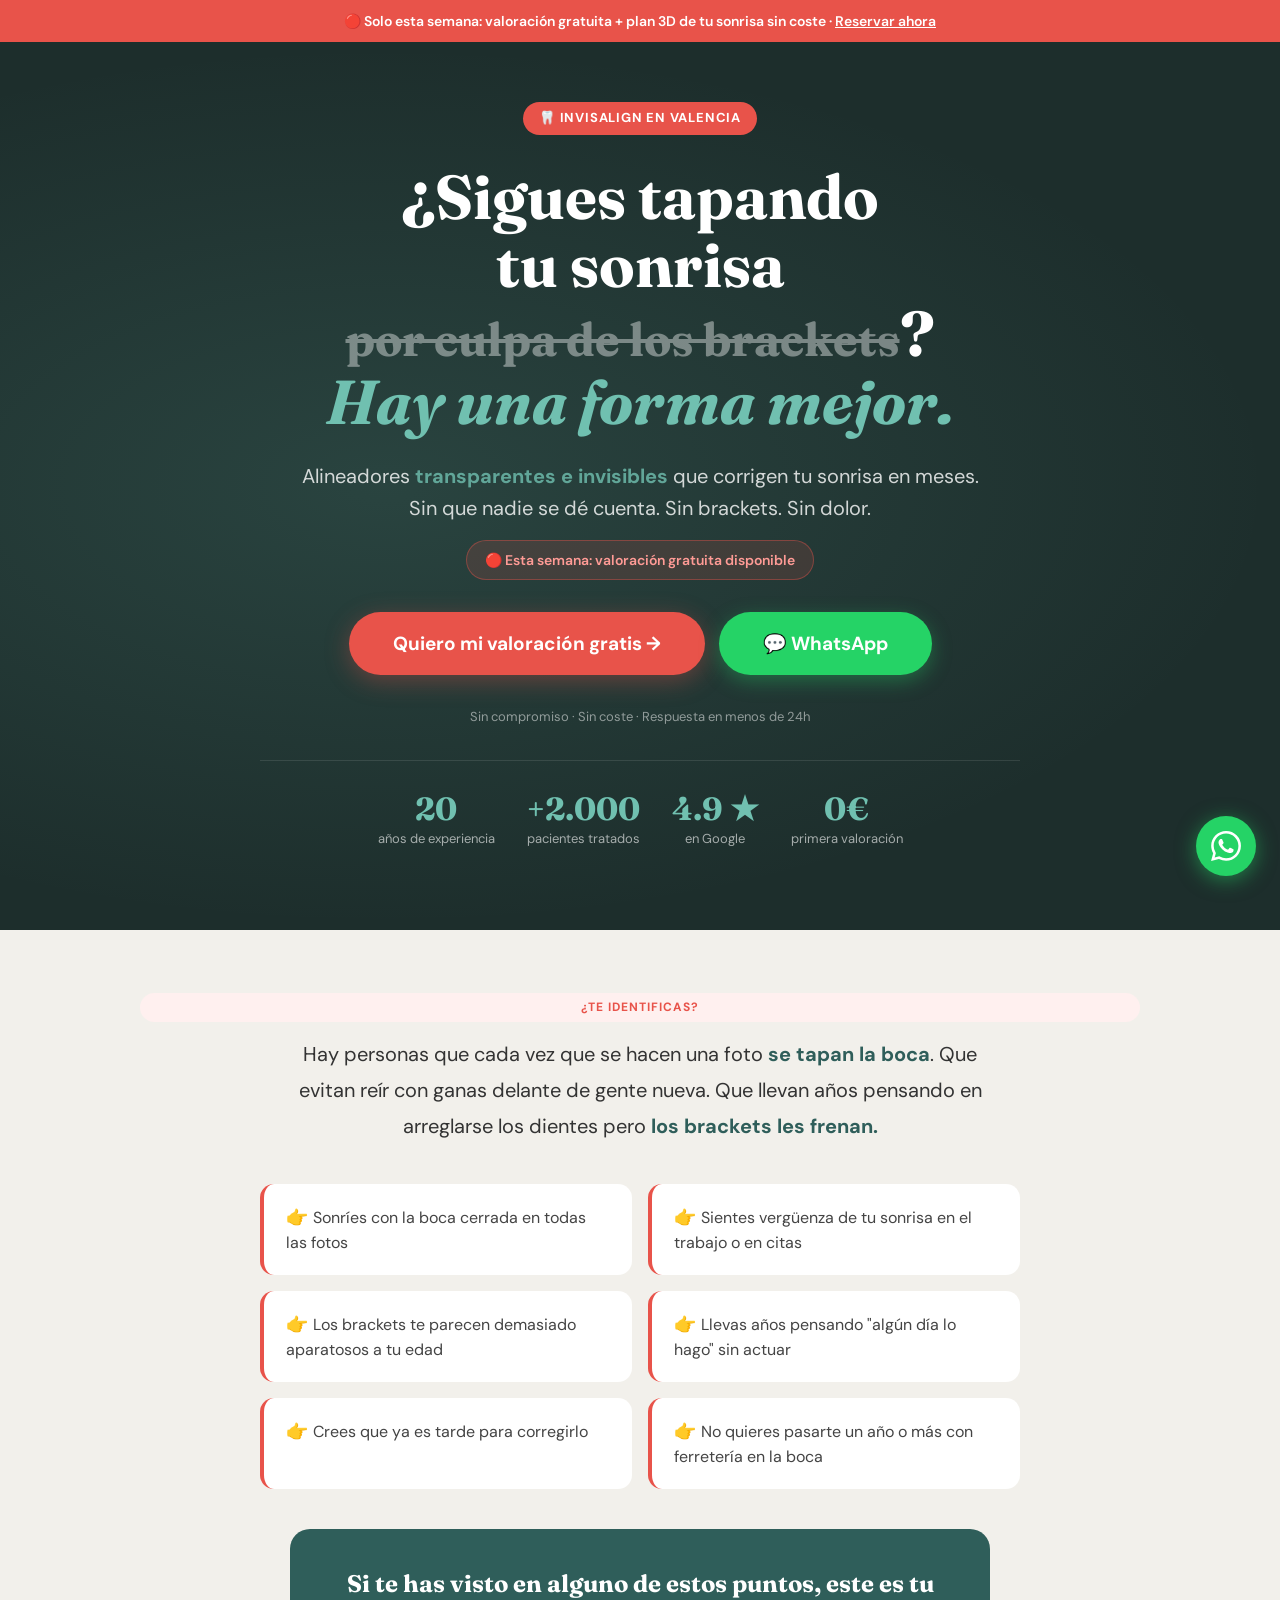
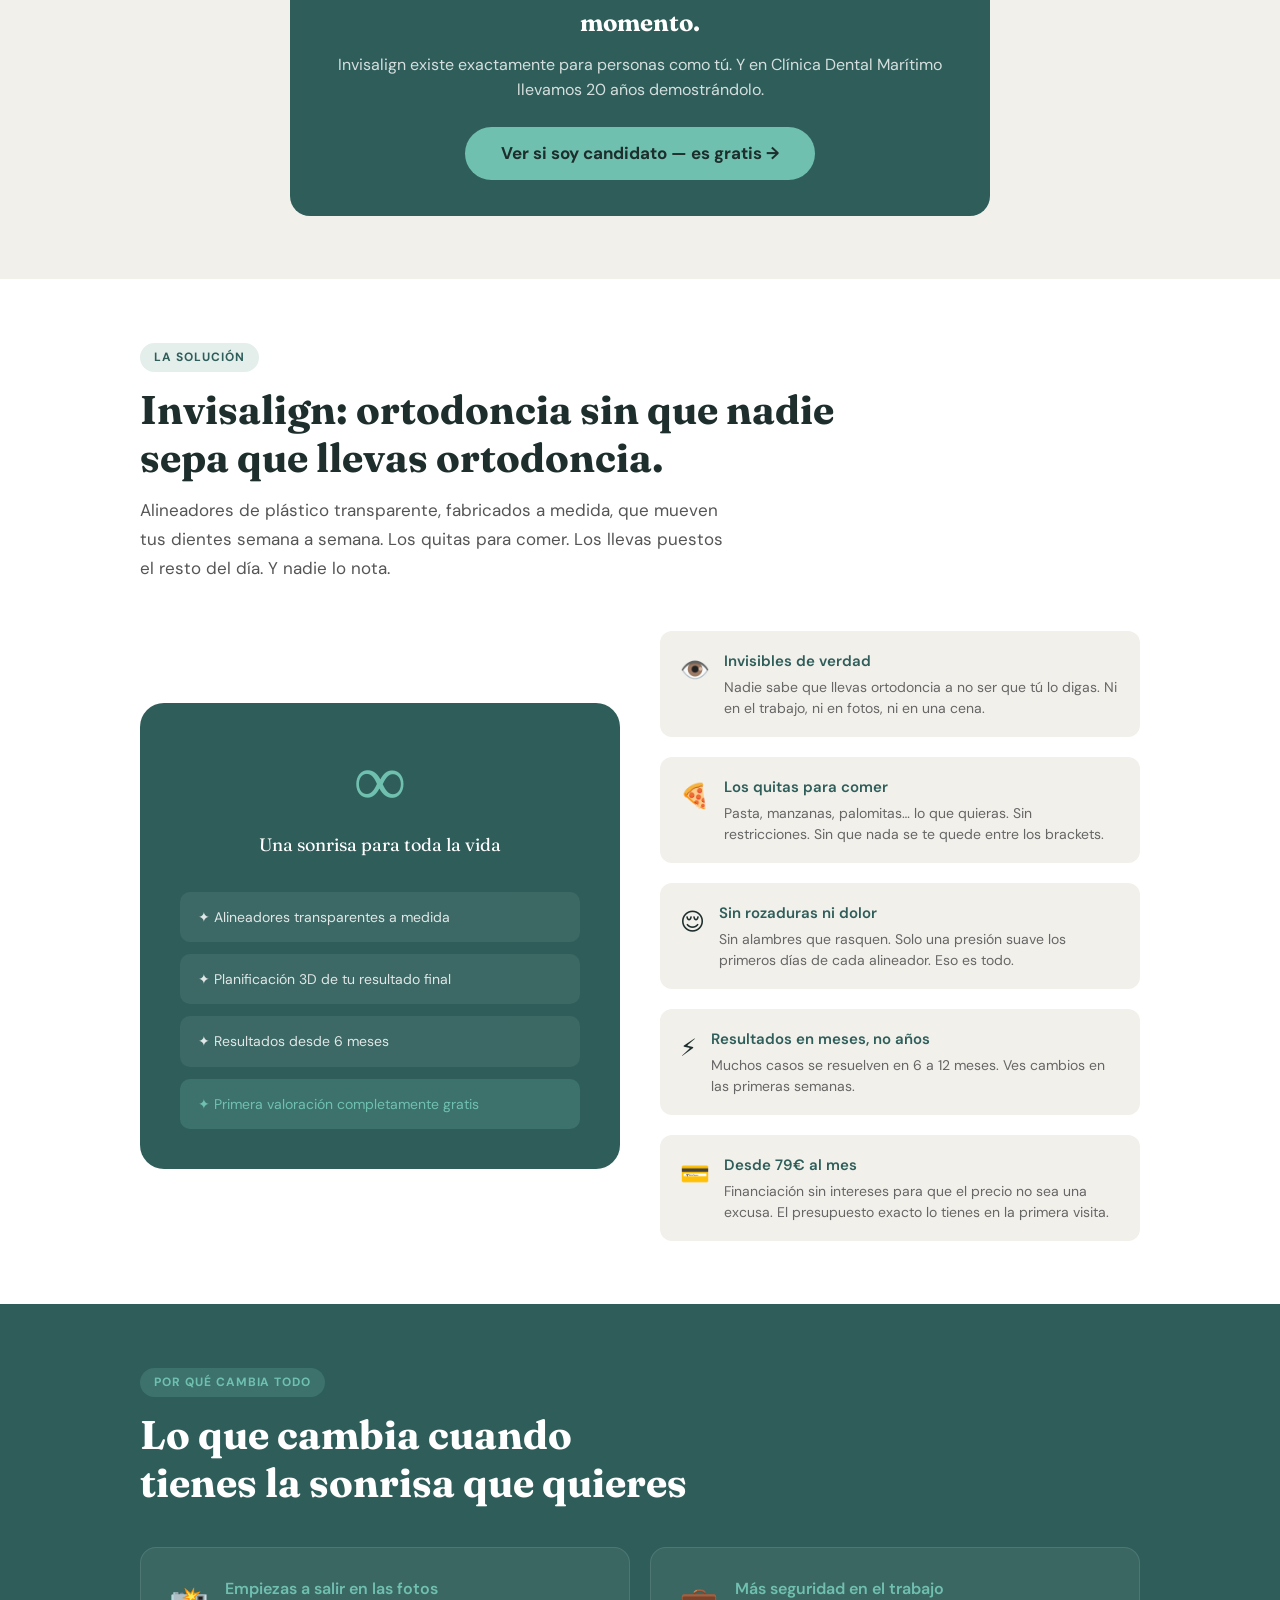
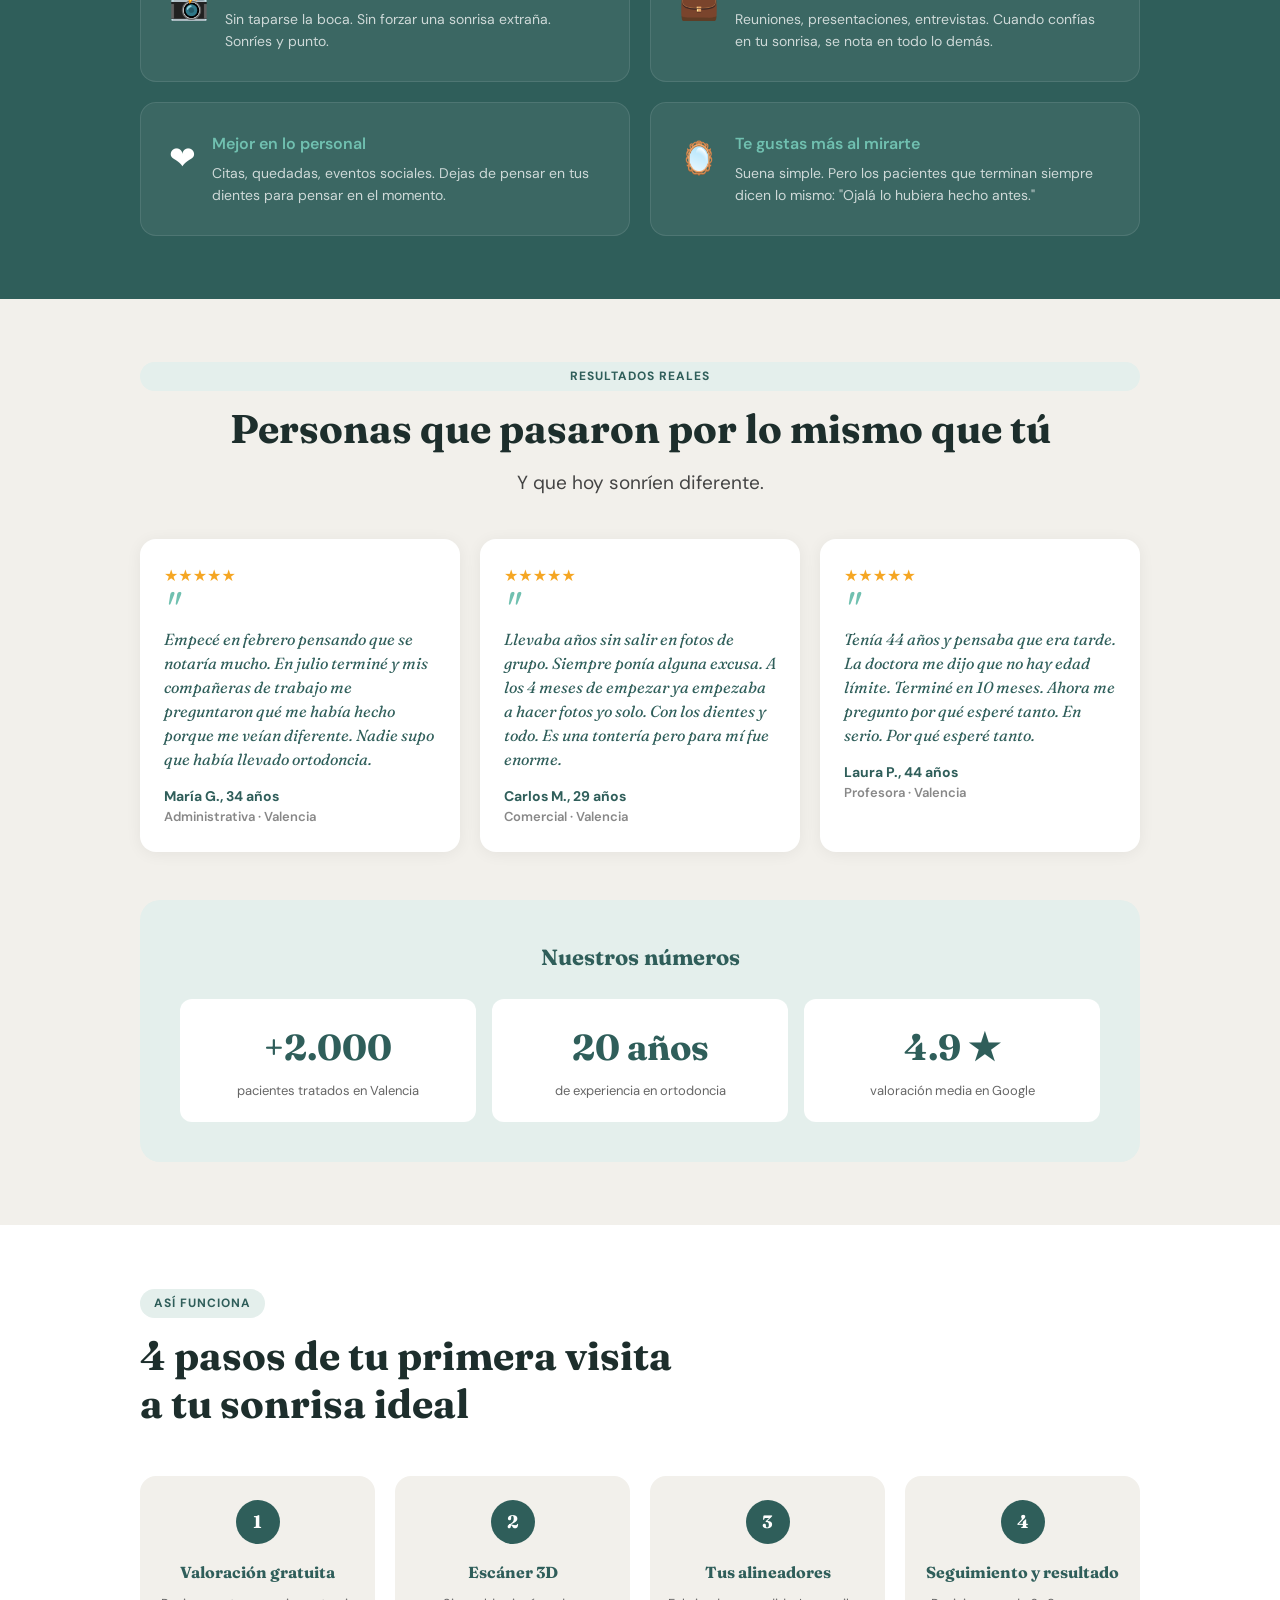
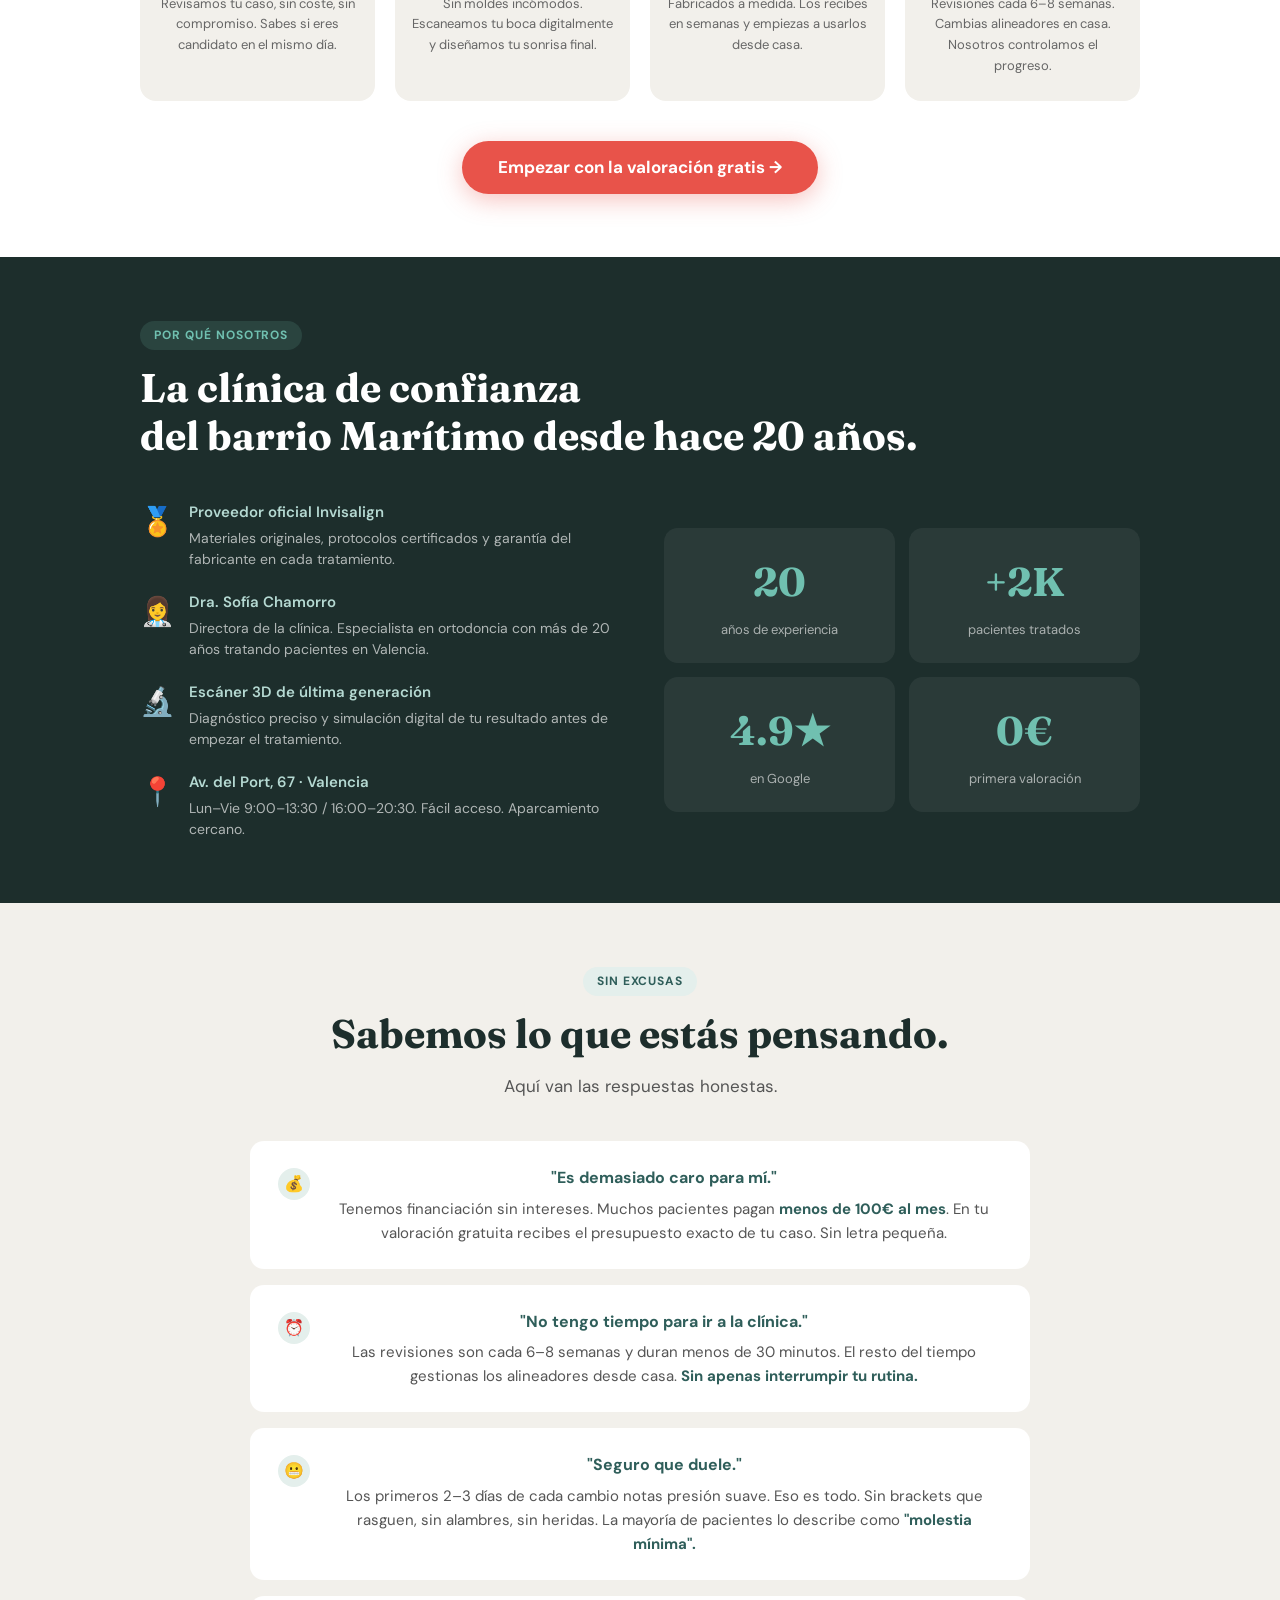
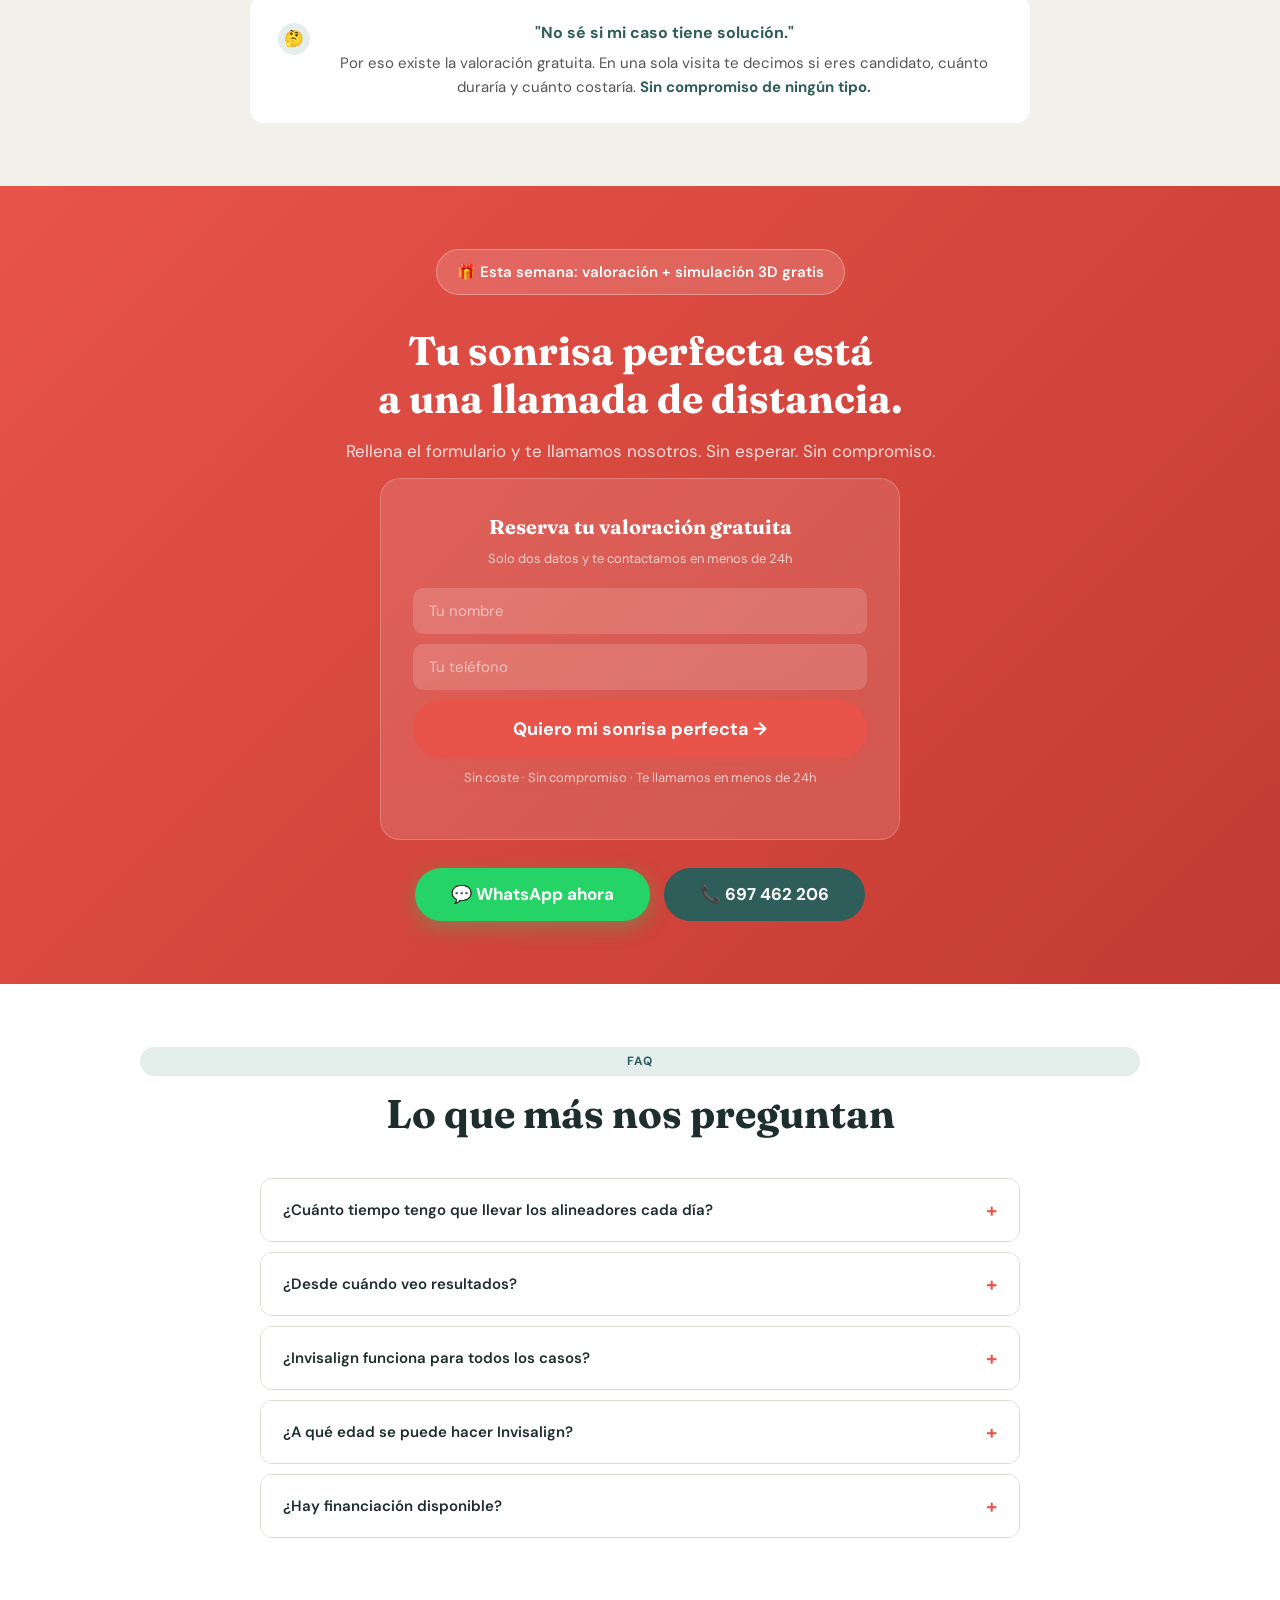
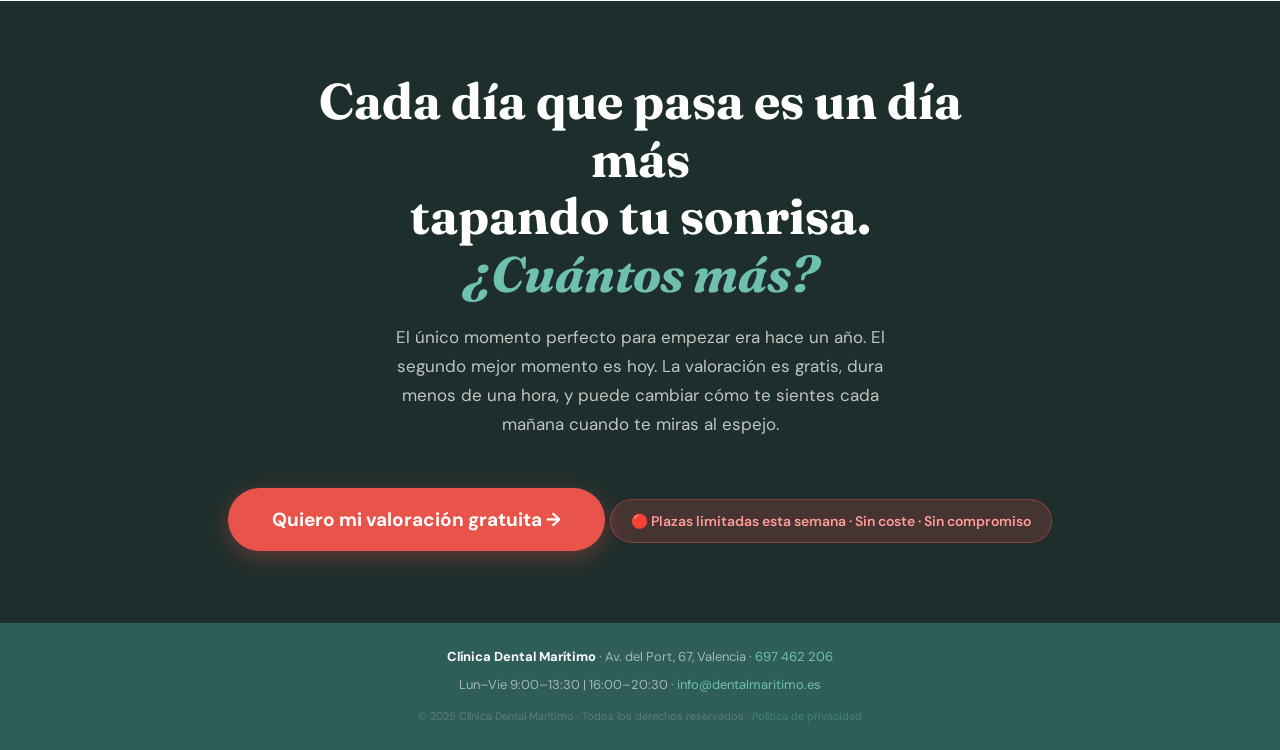
<file: invisalign-meta.html>
<!DOCTYPE html>
<html lang="es">
<head>
<meta charset="UTF-8">
<meta name="viewport" content="width=device-width, initial-scale=1.0">
<title>Invisalign Valencia — Sin Brackets — Clínica Dental Marítimo</title>
<meta name="description" content="¿Cansada de tapar tu sonrisa? Invisalign en Valencia desde 79€/mes. Sin brackets. Sin que nadie lo note. Primera consulta GRATIS. Clínica Dental Marítimo.">
<link rel="icon" type="image/png" href="favicon.png">
<link rel="preconnect" href="https://fonts.googleapis.com">
<link rel="preconnect" href="https://fonts.gstatic.com" crossorigin>
<link href="https://fonts.googleapis.com/css2?family=Fraunces:ital,wght@0,400;0,700;1,400;1,700&family=DM+Sans:wght@400;500;600;700&display=swap" rel="stylesheet">
<style>
*,*::before,*::after{box-sizing:border-box;margin:0;padding:0}
:root{
  --mint:#70C0B0;--mint-soft:#B5D9D2;--mint-pale:#E4EFEC;
  --deep:#2F5E5A;--deep-ink:#1D2E2C;--cta:#4A9A90;
  --cream:#F2F0EB;--sand:#DEDAD1;
  --accent:#E8534A;
  --serif:'Fraunces',Georgia,serif;--sans:'DM Sans',system-ui,sans-serif;
  --max:1000px;--pad:clamp(20px,5vw,48px);
}
html{scroll-behavior:smooth}
body{font-family:var(--sans);color:var(--deep-ink);background:#fff;font-size:17px;line-height:1.6;overflow-x:hidden}
a{color:inherit;text-decoration:none}

/* ── TOP BAR ── */
.topbar{background:var(--accent);color:#fff;text-align:center;padding:10px var(--pad);font-size:14px;font-weight:600;position:sticky;top:0;z-index:999}
.topbar a{color:#fff;text-decoration:underline}

/* ── BTN ── */
.btn{display:inline-block;font-family:var(--sans);font-weight:700;font-size:17px;padding:18px 36px;border-radius:40px;cursor:pointer;border:none;transition:all .2s;text-align:center;line-height:1}
.btn-cta{background:var(--accent);color:#fff;box-shadow:0 6px 24px rgba(232,83,74,.35)}
.btn-cta:hover{background:#d4443b;transform:translateY(-2px);box-shadow:0 10px 32px rgba(232,83,74,.45)}
.btn-wa{background:#25D366;color:#fff;box-shadow:0 6px 20px rgba(37,211,102,.35)}
.btn-wa:hover{background:#1ebe5d;transform:translateY(-2px)}
.btn-dark{background:var(--deep);color:#fff}
.btn-dark:hover{background:var(--deep-ink)}
.btn-xl{font-size:19px;padding:22px 44px}
.btn-full{width:100%;display:block}

/* ── HERO ── */
.hero{background:var(--deep-ink);color:#fff;padding:60px var(--pad) 80px;text-align:center;position:relative;overflow:hidden}
.hero::before{content:'';position:absolute;inset:0;background:radial-gradient(ellipse at 30% 50%,rgba(112,192,176,.15) 0%,transparent 70%)}
.hero-in{max-width:760px;margin:0 auto;position:relative}
.hero-label{display:inline-block;background:var(--accent);color:#fff;font-size:13px;font-weight:700;letter-spacing:.06em;text-transform:uppercase;padding:6px 16px;border-radius:40px;margin-bottom:28px}
.hero h1{font-family:var(--serif);font-size:clamp(34px,5.5vw,62px);font-weight:700;line-height:1.1;margin-bottom:24px}
.hero h1 em{font-style:italic;color:var(--mint)}
.hero h1 s{text-decoration:line-through;opacity:.4;font-size:.75em}
.hero-hook{font-size:20px;opacity:.8;margin-bottom:16px;line-height:1.6}
.hero-hook strong{color:var(--mint)}
.hero-urgencia{display:inline-flex;align-items:center;gap:8px;background:rgba(232,83,74,.15);border:1px solid rgba(232,83,74,.4);color:#ff9b96;font-size:14px;font-weight:600;padding:8px 18px;border-radius:40px;margin-bottom:32px}
.hero-ctas{display:flex;gap:14px;justify-content:center;flex-wrap:wrap;margin-bottom:32px}
.hero-micro{font-size:13px;opacity:.5;margin-bottom:32px}
.hero-proof-row{display:flex;justify-content:center;gap:32px;flex-wrap:wrap;padding-top:32px;border-top:1px solid rgba(255,255,255,.1)}
.hp-item{text-align:center}
.hp-item strong{font-family:var(--serif);font-size:32px;color:var(--mint);display:block;line-height:1}
.hp-item span{font-size:13px;opacity:.6;margin-top:4px;display:block}

/* ── SECCIONES BASE ── */
.section{padding:clamp(56px,7vh,90px) var(--pad)}
.section-in{max-width:var(--max);margin:0 auto}
.tag{display:inline-block;font-size:12px;font-weight:700;letter-spacing:.08em;text-transform:uppercase;padding:5px 14px;border-radius:40px;margin-bottom:14px}
.tag-mint{background:var(--mint-pale);color:var(--deep)}
.tag-red{background:#FFF0EF;color:var(--accent)}
.h2{font-family:var(--serif);font-size:clamp(26px,3.5vw,40px);font-weight:700;line-height:1.2;margin-bottom:14px}
.sub{font-size:17px;color:#555;line-height:1.7;max-width:600px}
.c{text-align:center}.c .sub{margin:0 auto}

/* ── IDENTIFICACIÓN ── */
.identificacion{background:var(--cream)}
.id-intro{font-size:20px;line-height:1.8;color:#333;max-width:700px;margin:0 auto 40px;text-align:center}
.id-intro strong{color:var(--deep)}
.pains{display:grid;grid-template-columns:1fr 1fr;gap:16px;max-width:760px;margin:0 auto 40px}
.pain{background:#fff;border-radius:14px;padding:20px 22px;border-left:4px solid var(--accent);font-size:16px;color:#444;line-height:1.5}
.pain::before{content:"👉 ";font-size:18px}
.id-pivot{background:var(--deep);color:#fff;border-radius:20px;padding:36px;text-align:center;max-width:700px;margin:0 auto}
.id-pivot h3{font-family:var(--serif);font-size:24px;margin-bottom:10px}
.id-pivot p{font-size:16px;opacity:.8;margin-bottom:24px}

/* ── SOLUCIÓN ── */
.solucion{background:#fff}
.sol-grid{display:grid;grid-template-columns:1fr 1fr;gap:40px;align-items:center;margin-top:48px}
.sol-visual{background:var(--deep);border-radius:24px;padding:40px;color:#fff;text-align:center}
.sol-visual .big{font-family:var(--serif);font-size:72px;font-weight:700;color:var(--mint);line-height:1}
.sol-visual .txt{font-size:15px;opacity:.7;margin-top:8px}
.sol-items{display:flex;flex-direction:column;gap:20px}
.sol-item{display:flex;gap:14px;align-items:flex-start;padding:18px 20px;background:var(--cream);border-radius:12px}
.sol-item .icon{font-size:24px;flex-shrink:0;margin-top:2px}
.sol-item h4{font-size:15px;font-weight:600;color:var(--deep);margin-bottom:4px}
.sol-item p{font-size:14px;color:#666;line-height:1.5}

/* ── BENEFICIOS ── */
.beneficios{background:var(--deep);color:#fff}
.beneficios .h2{color:#fff}
.beneficios .sub{color:rgba(255,255,255,.7)}
.ben-grid{display:grid;grid-template-columns:repeat(2,1fr);gap:20px;margin-top:40px}
.ben{background:rgba(255,255,255,.06);border:1px solid rgba(255,255,255,.1);border-radius:16px;padding:28px;display:flex;gap:16px}
.ben-icon{font-size:32px;flex-shrink:0;margin-top:2px}
.ben h4{font-size:16px;font-weight:600;margin-bottom:6px;color:var(--mint)}
.ben p{font-size:14px;opacity:.75;line-height:1.6}

/* ── TESTIMONIOS ── */
.testimonios{background:var(--cream)}
.testi-intro{font-size:19px;color:#444;text-align:center;max-width:600px;margin:0 auto 40px;line-height:1.7}
.testi-grid{display:grid;grid-template-columns:repeat(3,1fr);gap:20px;margin-bottom:48px}
.testi{background:#fff;border-radius:16px;padding:24px;box-shadow:0 2px 16px rgba(0,0,0,.06)}
.stars{color:#F5A623;font-size:16px;margin-bottom:10px}
.testi-q{font-family:var(--serif);font-size:16px;color:var(--deep);font-style:italic;margin-bottom:14px;line-height:1.5}
.testi-q::before{content:'"';font-size:40px;color:var(--mint);line-height:.5;display:block;margin-bottom:8px}
.testi-meta{font-size:13px;color:#888;font-weight:600}
.testi-meta strong{color:var(--deep);display:block;font-size:14px}
.resultados{background:var(--mint-pale);border-radius:20px;padding:40px;text-align:center}
.resultados h3{font-family:var(--serif);font-size:22px;color:var(--deep);margin-bottom:24px}
.res-grid{display:grid;grid-template-columns:repeat(3,1fr);gap:16px}
.res-item{background:#fff;border-radius:12px;padding:20px}
.res-item .num{font-family:var(--serif);font-size:36px;font-weight:700;color:var(--deep)}
.res-item .lbl{font-size:13px;color:#666;margin-top:4px}

/* ── PROCESO ── */
.proceso{background:#fff}
.steps{display:grid;grid-template-columns:repeat(4,1fr);gap:20px;margin-top:48px}
.step{text-align:center;padding:24px 16px;background:var(--cream);border-radius:16px;position:relative}
.step-n{width:44px;height:44px;border-radius:50%;background:var(--deep);color:#fff;font-family:var(--serif);font-size:18px;font-weight:700;display:flex;align-items:center;justify-content:center;margin:0 auto 16px}
.step h4{font-family:var(--serif);font-size:16px;color:var(--deep);margin-bottom:8px}
.step p{font-size:13px;color:#666;line-height:1.6}

/* ── AUTORIDAD ── */
.autoridad{background:var(--deep-ink);color:#fff}
.aut-grid{display:grid;grid-template-columns:1fr 1fr;gap:48px;align-items:center;margin-top:40px}
.aut-items{display:flex;flex-direction:column;gap:20px}
.aut-i{display:flex;gap:14px}
.aut-i .ico{font-size:28px;flex-shrink:0}
.aut-i h4{font-size:15px;font-weight:600;color:var(--mint-soft);margin-bottom:4px}
.aut-i p{font-size:14px;opacity:.65;line-height:1.5}
.aut-nums{display:grid;grid-template-columns:1fr 1fr;gap:14px}
.aut-num{background:rgba(255,255,255,.06);border-radius:14px;padding:22px;text-align:center}
.aut-num .n{font-family:var(--serif);font-size:40px;font-weight:700;color:var(--mint)}
.aut-num .t{font-size:13px;opacity:.6;margin-top:6px}

/* ── OBJECIONES ── */
.objeciones{background:var(--cream)}
.obj-list{display:flex;flex-direction:column;gap:16px;margin-top:40px;max-width:780px;margin-left:auto;margin-right:auto}
.obj{background:#fff;border-radius:14px;padding:24px 28px;display:flex;gap:16px;align-items:flex-start}
.obj-mark{width:32px;height:32px;border-radius:50%;background:var(--mint-pale);display:flex;align-items:center;justify-content:center;font-size:16px;flex-shrink:0;margin-top:3px}
.obj h4{font-size:16px;font-weight:700;color:var(--deep);margin-bottom:6px}
.obj p{font-size:15px;color:#555;line-height:1.6}
.obj p strong{color:var(--deep)}

/* ── CTA ZONA ── */
.cta-zona{background:linear-gradient(135deg,var(--accent) 0%,#c23b32 100%);color:#fff;text-align:center;padding:clamp(56px,7vh,90px) var(--pad)}
.cta-zona .h2{color:#fff;max-width:700px;margin:0 auto 14px}
.cta-zona .sub{color:rgba(255,255,255,.82);margin:0 auto 12px}
.cta-zona .incentivo{display:inline-flex;align-items:center;gap:8px;background:rgba(255,255,255,.15);border:1px solid rgba(255,255,255,.3);padding:10px 20px;border-radius:40px;font-size:15px;font-weight:600;margin-bottom:32px}
.cta-form{background:rgba(255,255,255,.12);border:1px solid rgba(255,255,255,.2);border-radius:20px;padding:32px;max-width:520px;margin:0 auto 28px}
.cta-form h4{font-family:var(--serif);font-size:20px;margin-bottom:6px;text-align:center}
.cta-form p{font-size:13px;opacity:.7;text-align:center;margin-bottom:18px}
.cta-form input{width:100%;padding:13px 16px;border-radius:10px;border:none;background:rgba(255,255,255,.15);color:#fff;font-family:var(--sans);font-size:15px;margin-bottom:10px;outline:none}
.cta-form input::placeholder{color:rgba(255,255,255,.55)}
.cta-form input:focus{background:rgba(255,255,255,.25)}
.cta-note{font-size:11px;opacity:.5;text-align:center;margin-top:10px}
.cta-alts{display:flex;gap:14px;justify-content:center;flex-wrap:wrap}

/* ── FAQ ── */
.faq{background:#fff}
.faq-list{max-width:760px;margin:40px auto 0;display:flex;flex-direction:column;gap:10px}
.faq-item{border:1px solid var(--sand);border-radius:12px;overflow:hidden}
.faq-q{width:100%;background:#fff;border:none;text-align:left;padding:18px 22px;font-family:var(--sans);font-size:15px;font-weight:600;color:var(--deep-ink);cursor:pointer;display:flex;justify-content:space-between;align-items:center;gap:12px}
.faq-q:hover{background:var(--cream)}
.faq-arrow{color:var(--accent);font-size:20px;transition:transform .25s;flex-shrink:0}
.faq-a{display:none;padding:0 22px 18px;font-size:14px;color:#555;line-height:1.7}
.faq-item.open .faq-q{background:#FFF0EF}
.faq-item.open .faq-arrow{transform:rotate(45deg)}
.faq-item.open .faq-a{display:block}

/* ── CIERRE ── */
.cierre{background:var(--deep-ink);color:#fff;padding:clamp(60px,8vh,100px) var(--pad);text-align:center}
.cierre h2{font-family:var(--serif);font-size:clamp(28px,4.5vw,50px);font-weight:700;line-height:1.15;max-width:700px;margin:0 auto 20px}
.cierre h2 em{color:var(--mint);font-style:italic}
.cierre p{font-size:17px;opacity:.72;max-width:520px;margin:0 auto 36px;line-height:1.7}
.contador{display:inline-flex;align-items:center;gap:8px;background:rgba(232,83,74,.2);border:1px solid rgba(232,83,74,.4);color:#ff9b96;font-size:14px;font-weight:600;padding:10px 20px;border-radius:40px;margin-top:24px}

/* ── FOOTER ── */
footer{background:var(--deep);color:rgba(255,255,255,.55);padding:24px var(--pad);text-align:center;font-size:13px}
footer a{color:var(--mint)}
footer strong{color:#fff}

/* ── WAB FAB ── */
.wab-fab{position:fixed;bottom:24px;right:24px;z-index:998;width:60px;height:60px;background:#25D366;border-radius:50%;display:flex;align-items:center;justify-content:center;box-shadow:0 4px 20px rgba(37,211,102,.5);animation:pw 2.5s infinite}
.wab-fab svg{width:30px;height:30px;fill:#fff}
@keyframes pw{0%,100%{box-shadow:0 4px 20px rgba(37,211,102,.4)}50%{box-shadow:0 4px 36px rgba(37,211,102,.75),0 0 0 10px rgba(37,211,102,.08)}}

/* ── RESPONSIVE ── */
@media(max-width:860px){
  .sol-grid,.aut-grid{grid-template-columns:1fr}
  .testi-grid,.ben-grid,.res-grid{grid-template-columns:1fr}
  .steps{grid-template-columns:1fr 1fr}
  .pains{grid-template-columns:1fr}
}
@media(max-width:560px){
  .steps{grid-template-columns:1fr}
  .hero-ctas,.cta-alts{flex-direction:column;align-items:center}
  .hero-proof-row{gap:20px}
}
</style>
</head>
<body>

<!-- TOP BAR URGENCIA -->
<div class="topbar">
  🔴 Solo esta semana: valoración gratuita + plan 3D de tu sonrisa sin coste · <a href="#cta">Reservar ahora</a>
</div>

<!-- ══════════════════════════════════════
     HERO
══════════════════════════════════════ -->
<section class="hero">
  <div class="hero-in">
    <div class="hero-label">🦷 Invisalign en Valencia</div>
    <h1>
      ¿Sigues tapando<br>tu sonrisa<br>
      <s>por culpa de los brackets</s>?<br>
      <em>Hay una forma mejor.</em>
    </h1>
    <p class="hero-hook">Alineadores <strong>transparentes e invisibles</strong> que corrigen tu sonrisa en meses.<br>Sin que nadie se dé cuenta. Sin brackets. Sin dolor.</p>
    <div class="hero-urgencia">🔴 Esta semana: valoración gratuita disponible</div>
    <div class="hero-ctas">
      <a href="#cta" class="btn btn-cta btn-xl">Quiero mi valoración gratis →</a>
      <a href="https://wa.me/34697462206?text=Hola,%20me%20interesa%20el%20Invisalign" class="btn btn-wa btn-xl" target="_blank">💬 WhatsApp</a>
    </div>
    <p class="hero-micro">Sin compromiso · Sin coste · Respuesta en menos de 24h</p>
    <div class="hero-proof-row">
      <div class="hp-item"><strong>20</strong><span>años de experiencia</span></div>
      <div class="hp-item"><strong>+2.000</strong><span>pacientes tratados</span></div>
      <div class="hp-item"><strong>4.9 ★</strong><span>en Google</span></div>
      <div class="hp-item"><strong>0€</strong><span>primera valoración</span></div>
    </div>
  </div>
</section>

<!-- ══════════════════════════════════════
     IDENTIFICACIÓN
══════════════════════════════════════ -->
<section class="section identificacion">
  <div class="section-in">
    <div class="tag tag-red c" style="display:block;text-align:center">¿Te identificas?</div>
    <p class="id-intro">Hay personas que cada vez que se hacen una foto <strong>se tapan la boca</strong>. Que evitan reír con ganas delante de gente nueva. Que llevan años pensando en arreglarse los dientes pero <strong>los brackets les frenan.</strong></p>
    <div class="pains">
      <div class="pain">Sonríes con la boca cerrada en todas las fotos</div>
      <div class="pain">Sientes vergüenza de tu sonrisa en el trabajo o en citas</div>
      <div class="pain">Los brackets te parecen demasiado aparatosos a tu edad</div>
      <div class="pain">Llevas años pensando "algún día lo hago" sin actuar</div>
      <div class="pain">Crees que ya es tarde para corregirlo</div>
      <div class="pain">No quieres pasarte un año o más con ferretería en la boca</div>
    </div>
    <div class="id-pivot">
      <h3>Si te has visto en alguno de estos puntos, este es tu momento.</h3>
      <p>Invisalign existe exactamente para personas como tú. Y en Clínica Dental Marítimo llevamos 20 años demostrándolo.</p>
      <a href="#cta" class="btn btn-primary" style="background:var(--mint);color:var(--deep-ink)">Ver si soy candidato — es gratis →</a>
    </div>
  </div>
</section>

<!-- ══════════════════════════════════════
     SOLUCIÓN
══════════════════════════════════════ -->
<section class="section solucion">
  <div class="section-in">
    <div class="tag tag-mint">La solución</div>
    <h2 class="h2">Invisalign: ortodoncia sin que nadie<br>sepa que llevas ortodoncia.</h2>
    <p class="sub">Alineadores de plástico transparente, fabricados a medida, que mueven tus dientes semana a semana. Los quitas para comer. Los llevas puestos el resto del día. Y nadie lo nota.</p>
    <div class="sol-grid">
      <div class="sol-visual">
        <div class="big">∞</div>
        <div class="txt" style="font-size:18px;opacity:1;margin-top:16px;font-family:var(--serif)">Una sonrisa para toda la vida</div>
        <div style="margin-top:32px;display:flex;flex-direction:column;gap:12px;text-align:left">
          <div style="background:rgba(255,255,255,.08);border-radius:10px;padding:14px 18px;font-size:14px;opacity:.85">✦ Alineadores transparentes a medida</div>
          <div style="background:rgba(255,255,255,.08);border-radius:10px;padding:14px 18px;font-size:14px;opacity:.85">✦ Planificación 3D de tu resultado final</div>
          <div style="background:rgba(255,255,255,.08);border-radius:10px;padding:14px 18px;font-size:14px;opacity:.85">✦ Resultados desde 6 meses</div>
          <div style="background:rgba(112,192,176,.2);border-radius:10px;padding:14px 18px;font-size:14px;color:var(--mint)">✦ Primera valoración completamente gratis</div>
        </div>
      </div>
      <div class="sol-items">
        <div class="sol-item">
          <div class="icon">👁️</div>
          <div>
            <h4>Invisibles de verdad</h4>
            <p>Nadie sabe que llevas ortodoncia a no ser que tú lo digas. Ni en el trabajo, ni en fotos, ni en una cena.</p>
          </div>
        </div>
        <div class="sol-item">
          <div class="icon">🍕</div>
          <div>
            <h4>Los quitas para comer</h4>
            <p>Pasta, manzanas, palomitas… lo que quieras. Sin restricciones. Sin que nada se te quede entre los brackets.</p>
          </div>
        </div>
        <div class="sol-item">
          <div class="icon">😌</div>
          <div>
            <h4>Sin rozaduras ni dolor</h4>
            <p>Sin alambres que rasquen. Solo una presión suave los primeros días de cada alineador. Eso es todo.</p>
          </div>
        </div>
        <div class="sol-item">
          <div class="icon">⚡</div>
          <div>
            <h4>Resultados en meses, no años</h4>
            <p>Muchos casos se resuelven en 6 a 12 meses. Ves cambios en las primeras semanas.</p>
          </div>
        </div>
        <div class="sol-item">
          <div class="icon">💳</div>
          <div>
            <h4>Desde 79€ al mes</h4>
            <p>Financiación sin intereses para que el precio no sea una excusa. El presupuesto exacto lo tienes en la primera visita.</p>
          </div>
        </div>
      </div>
    </div>
  </div>
</section>

<!-- ══════════════════════════════════════
     BENEFICIOS EMOCIONALES
══════════════════════════════════════ -->
<section class="section beneficios">
  <div class="section-in">
    <div class="tag" style="background:rgba(112,192,176,.2);color:var(--mint)">Por qué cambia todo</div>
    <h2 class="h2" style="color:#fff">Lo que cambia cuando<br>tienes la sonrisa que quieres</h2>
    <div class="ben-grid">
      <div class="ben">
        <div class="ben-icon">📸</div>
        <div>
          <h4>Empiezas a salir en las fotos</h4>
          <p>Sin taparse la boca. Sin forzar una sonrisa extraña. Sonríes y punto.</p>
        </div>
      </div>
      <div class="ben">
        <div class="ben-icon">💼</div>
        <div>
          <h4>Más seguridad en el trabajo</h4>
          <p>Reuniones, presentaciones, entrevistas. Cuando confías en tu sonrisa, se nota en todo lo demás.</p>
        </div>
      </div>
      <div class="ben">
        <div class="ben-icon">❤️</div>
        <div>
          <h4>Mejor en lo personal</h4>
          <p>Citas, quedadas, eventos sociales. Dejas de pensar en tus dientes para pensar en el momento.</p>
        </div>
      </div>
      <div class="ben">
        <div class="ben-icon">🪞</div>
        <div>
          <h4>Te gustas más al mirarte</h4>
          <p>Suena simple. Pero los pacientes que terminan siempre dicen lo mismo: "Ojalá lo hubiera hecho antes."</p>
        </div>
      </div>
    </div>
  </div>
</section>

<!-- ══════════════════════════════════════
     TESTIMONIOS
══════════════════════════════════════ -->
<section class="section testimonios">
  <div class="section-in">
    <div class="tag tag-mint c" style="display:block;text-align:center">Resultados reales</div>
    <h2 class="h2 c">Personas que pasaron por lo mismo que tú</h2>
    <p class="testi-intro">Y que hoy sonríen diferente.</p>
    <div class="testi-grid">
      <div class="testi">
        <div class="stars">★★★★★</div>
        <p class="testi-q">Empecé en febrero pensando que se notaría mucho. En julio terminé y mis compañeras de trabajo me preguntaron qué me había hecho porque me veían diferente. Nadie supo que había llevado ortodoncia.</p>
        <div class="testi-meta"><strong>María G., 34 años</strong>Administrativa · Valencia</div>
      </div>
      <div class="testi">
        <div class="stars">★★★★★</div>
        <p class="testi-q">Llevaba años sin salir en fotos de grupo. Siempre ponía alguna excusa. A los 4 meses de empezar ya empezaba a hacer fotos yo solo. Con los dientes y todo. Es una tontería pero para mí fue enorme.</p>
        <div class="testi-meta"><strong>Carlos M., 29 años</strong>Comercial · Valencia</div>
      </div>
      <div class="testi">
        <div class="stars">★★★★★</div>
        <p class="testi-q">Tenía 44 años y pensaba que era tarde. La doctora me dijo que no hay edad límite. Terminé en 10 meses. Ahora me pregunto por qué esperé tanto. En serio. Por qué esperé tanto.</p>
        <div class="testi-meta"><strong>Laura P., 44 años</strong>Profesora · Valencia</div>
      </div>
    </div>
    <div class="resultados">
      <h3>Nuestros números</h3>
      <div class="res-grid">
        <div class="res-item">
          <div class="num">+2.000</div>
          <div class="lbl">pacientes tratados en Valencia</div>
        </div>
        <div class="res-item">
          <div class="num">20 años</div>
          <div class="lbl">de experiencia en ortodoncia</div>
        </div>
        <div class="res-item">
          <div class="num">4.9 ★</div>
          <div class="lbl">valoración media en Google</div>
        </div>
      </div>
    </div>
  </div>
</section>

<!-- ══════════════════════════════════════
     PROCESO
══════════════════════════════════════ -->
<section class="section proceso">
  <div class="section-in">
    <div class="tag tag-mint">Así funciona</div>
    <h2 class="h2">4 pasos de tu primera visita<br>a tu sonrisa ideal</h2>
    <div class="steps">
      <div class="step">
        <div class="step-n">1</div>
        <h4>Valoración gratuita</h4>
        <p>Revisamos tu caso, sin coste, sin compromiso. Sabes si eres candidato en el mismo día.</p>
      </div>
      <div class="step">
        <div class="step-n">2</div>
        <h4>Escáner 3D</h4>
        <p>Sin moldes incómodos. Escaneamos tu boca digitalmente y diseñamos tu sonrisa final.</p>
      </div>
      <div class="step">
        <div class="step-n">3</div>
        <h4>Tus alineadores</h4>
        <p>Fabricados a medida. Los recibes en semanas y empiezas a usarlos desde casa.</p>
      </div>
      <div class="step">
        <div class="step-n">4</div>
        <h4>Seguimiento y resultado</h4>
        <p>Revisiones cada 6–8 semanas. Cambias alineadores en casa. Nosotros controlamos el progreso.</p>
      </div>
    </div>
    <div style="text-align:center;margin-top:40px">
      <a href="#cta" class="btn btn-cta">Empezar con la valoración gratis →</a>
    </div>
  </div>
</section>

<!-- ══════════════════════════════════════
     AUTORIDAD
══════════════════════════════════════ -->
<section class="section autoridad">
  <div class="section-in">
    <div class="tag" style="background:rgba(112,192,176,.15);color:var(--mint)">Por qué nosotros</div>
    <h2 class="h2" style="color:#fff">La clínica de confianza<br>del barrio Marítimo desde hace 20 años.</h2>
    <div class="aut-grid">
      <div class="aut-items">
        <div class="aut-i">
          <div class="ico">🏅</div>
          <div>
            <h4>Proveedor oficial Invisalign</h4>
            <p>Materiales originales, protocolos certificados y garantía del fabricante en cada tratamiento.</p>
          </div>
        </div>
        <div class="aut-i">
          <div class="ico">👩‍⚕️</div>
          <div>
            <h4>Dra. Sofía Chamorro</h4>
            <p>Directora de la clínica. Especialista en ortodoncia con más de 20 años tratando pacientes en Valencia.</p>
          </div>
        </div>
        <div class="aut-i">
          <div class="ico">🔬</div>
          <div>
            <h4>Escáner 3D de última generación</h4>
            <p>Diagnóstico preciso y simulación digital de tu resultado antes de empezar el tratamiento.</p>
          </div>
        </div>
        <div class="aut-i">
          <div class="ico">📍</div>
          <div>
            <h4>Av. del Port, 67 · Valencia</h4>
            <p>Lun–Vie 9:00–13:30 / 16:00–20:30. Fácil acceso. Aparcamiento cercano.</p>
          </div>
        </div>
      </div>
      <div class="aut-nums">
        <div class="aut-num"><div class="n">20</div><div class="t">años de experiencia</div></div>
        <div class="aut-num"><div class="n">+2K</div><div class="t">pacientes tratados</div></div>
        <div class="aut-num"><div class="n">4.9★</div><div class="t">en Google</div></div>
        <div class="aut-num"><div class="n">0€</div><div class="t">primera valoración</div></div>
      </div>
    </div>
  </div>
</section>

<!-- ══════════════════════════════════════
     OBJECIONES
══════════════════════════════════════ -->
<section class="section objeciones">
  <div class="section-in c">
    <div class="tag tag-mint">Sin excusas</div>
    <h2 class="h2">Sabemos lo que estás pensando.</h2>
    <p class="sub" style="margin:0 auto 40px">Aquí van las respuestas honestas.</p>
    <div class="obj-list">
      <div class="obj">
        <div class="obj-mark">💰</div>
        <div>
          <h4>"Es demasiado caro para mí."</h4>
          <p>Tenemos financiación sin intereses. Muchos pacientes pagan <strong>menos de 100€ al mes</strong>. En tu valoración gratuita recibes el presupuesto exacto de tu caso. Sin letra pequeña.</p>
        </div>
      </div>
      <div class="obj">
        <div class="obj-mark">⏰</div>
        <div>
          <h4>"No tengo tiempo para ir a la clínica."</h4>
          <p>Las revisiones son cada 6–8 semanas y duran menos de 30 minutos. El resto del tiempo gestionas los alineadores desde casa. <strong>Sin apenas interrumpir tu rutina.</strong></p>
        </div>
      </div>
      <div class="obj">
        <div class="obj-mark">😬</div>
        <div>
          <h4>"Seguro que duele."</h4>
          <p>Los primeros 2–3 días de cada cambio notas presión suave. Eso es todo. Sin brackets que rasguen, sin alambres, sin heridas. La mayoría de pacientes lo describe como <strong>"molestia mínima".</strong></p>
        </div>
      </div>
      <div class="obj">
        <div class="obj-mark">🤔</div>
        <div>
          <h4>"No sé si mi caso tiene solución."</h4>
          <p>Por eso existe la valoración gratuita. En una sola visita te decimos si eres candidato, cuánto duraría y cuánto costaría. <strong>Sin compromiso de ningún tipo.</strong></p>
        </div>
      </div>
    </div>
  </div>
</section>

<!-- ══════════════════════════════════════
     CTA PRINCIPAL
══════════════════════════════════════ -->
<section class="cta-zona" id="cta">
  <div class="incentivo">🎁 Esta semana: valoración + simulación 3D gratis</div>
  <h2 class="h2">Tu sonrisa perfecta está<br>a una llamada de distancia.</h2>
  <p class="sub">Rellena el formulario y te llamamos nosotros. Sin esperar. Sin compromiso.</p>
  <div class="cta-form">
    <h4>Reserva tu valoración gratuita</h4>
    <p>Solo dos datos y te contactamos en menos de 24h</p>
    <form onsubmit="handleForm(event)">
      <input type="text" placeholder="Tu nombre" required>
      <input type="tel" placeholder="Tu teléfono" required>
      <button type="submit" class="btn btn-cta btn-full" style="font-size:18px;padding:20px">Quiero mi sonrisa perfecta →</button>
    </form>
    <p class="cta-note">Sin coste · Sin compromiso · Te llamamos en menos de 24h</p>
  </div>
  <div class="cta-alts">
    <a href="https://wa.me/34697462206?text=Hola,%20quiero%20mi%20valoraci%C3%B3n%20gratuita%20de%20Invisalign" class="btn btn-wa" target="_blank">💬 WhatsApp ahora</a>
    <a href="tel:+34697462206" class="btn btn-dark">📞 697 462 206</a>
  </div>
</section>

<!-- ══════════════════════════════════════
     FAQ
══════════════════════════════════════ -->
<section class="section faq">
  <div class="section-in">
    <div class="tag tag-mint c" style="display:block;text-align:center">FAQ</div>
    <h2 class="h2 c">Lo que más nos preguntan</h2>
    <div class="faq-list">
      <div class="faq-item">
        <button class="faq-q" onclick="toggleFaq(this)">¿Cuánto tiempo tengo que llevar los alineadores cada día? <span class="faq-arrow">+</span></button>
        <div class="faq-a">Entre 20 y 22 horas. Los quitas para comer y cepillarte. El resto del día los llevas puestos. Si cumples con el tiempo de uso, los resultados llegan según lo planificado.</div>
      </div>
      <div class="faq-item">
        <button class="faq-q" onclick="toggleFaq(this)">¿Desde cuándo veo resultados? <span class="faq-arrow">+</span></button>
        <div class="faq-a">La mayoría de pacientes empieza a notar cambios en las primeras 4–6 semanas. El resultado final depende de la duración de tu plan, que diseñamos contigo desde el principio.</div>
      </div>
      <div class="faq-item">
        <button class="faq-q" onclick="toggleFaq(this)">¿Invisalign funciona para todos los casos? <span class="faq-arrow">+</span></button>
        <div class="faq-a">Para la gran mayoría de maloclusiones, sí. Apiñamiento, diastemas, mordida cruzada, mordida abierta… Lo evaluamos en tu valoración gratuita y te decimos si tu caso es candidato.</div>
      </div>
      <div class="faq-item">
        <button class="faq-q" onclick="toggleFaq(this)">¿A qué edad se puede hacer Invisalign? <span class="faq-arrow">+</span></button>
        <div class="faq-a">No hay límite de edad. Tratamos adultos desde los 18 años en adelante. Con 30, con 40, con 50. Lo único que se necesita es que los dientes y las encías estén en buen estado general.</div>
      </div>
      <div class="faq-item">
        <button class="faq-q" onclick="toggleFaq(this)">¿Hay financiación disponible? <span class="faq-arrow">+</span></button>
        <div class="faq-a">Sí, sin intereses. Muchos pacientes pagan menos de 100€ al mes. El presupuesto exacto lo tienes en tu primera visita, que es completamente gratuita.</div>
      </div>
    </div>
  </div>
</section>

<!-- ══════════════════════════════════════
     CIERRE EMOCIONAL
══════════════════════════════════════ -->
<section class="cierre">
  <h2>Cada día que pasa es un día más<br>tapando tu sonrisa.<br><em>¿Cuántos más?</em></h2>
  <p>El único momento perfecto para empezar era hace un año. El segundo mejor momento es hoy. La valoración es gratis, dura menos de una hora, y puede cambiar cómo te sientes cada mañana cuando te miras al espejo.</p>
  <a href="#cta" class="btn btn-cta btn-xl">Quiero mi valoración gratuita →</a>
  <div class="contador">🔴 Plazas limitadas esta semana · Sin coste · Sin compromiso</div>
</section>

<!-- FOOTER -->
<footer>
  <p><strong>Clínica Dental Marítimo</strong> · Av. del Port, 67, Valencia · <a href="tel:+34697462206">697 462 206</a></p>
  <p style="margin-top:8px">Lun–Vie 9:00–13:30 | 16:00–20:30 · <a href="mailto:info@dentalmaritimo.es">info@dentalmaritimo.es</a></p>
  <p style="margin-top:12px;font-size:11px;opacity:.35">© 2025 Clínica Dental Marítimo · Todos los derechos reservados · <a href="#">Política de privacidad</a></p>
</footer>

<!-- WhatsApp FAB -->
<a class="wab-fab" href="https://wa.me/34697462206?text=Hola,%20quiero%20mi%20valoraci%C3%B3n%20gratuita%20de%20Invisalign" target="_blank" aria-label="WhatsApp">
  <svg viewBox="0 0 24 24"><path d="M17.472 14.382c-.297-.149-1.758-.867-2.03-.967-.273-.099-.471-.148-.67.15-.197.297-.767.966-.94 1.164-.173.199-.347.223-.644.075-.297-.15-1.255-.463-2.39-1.475-.883-.788-1.48-1.761-1.653-2.059-.173-.297-.018-.458.13-.606.134-.133.298-.347.446-.52.149-.174.198-.298.298-.497.099-.198.05-.371-.025-.52-.075-.149-.669-1.612-.916-2.207-.242-.579-.487-.5-.669-.51-.173-.008-.371-.01-.57-.01-.198 0-.52.074-.792.372-.272.297-1.04 1.016-1.04 2.479 0 1.462 1.065 2.875 1.213 3.074.149.198 2.096 3.2 5.077 4.487.709.306 1.262.489 1.694.625.712.227 1.36.195 1.871.118.571-.085 1.758-.719 2.006-1.413.248-.694.248-1.289.173-1.413-.074-.124-.272-.198-.57-.347m-5.421 7.403h-.004a9.87 9.87 0 01-5.031-1.378l-.361-.214-3.741.982.998-3.648-.235-.374a9.86 9.86 0 01-1.51-5.26c.001-5.45 4.436-9.884 9.888-9.884 2.64 0 5.122 1.03 6.988 2.898a9.825 9.825 0 012.893 6.994c-.003 5.45-4.437 9.884-9.885 9.884m8.413-18.297A11.815 11.815 0 0012.05 0C5.495 0 .16 5.335.157 11.892c0 2.096.547 4.142 1.588 5.945L.057 24l6.305-1.654a11.882 11.882 0 005.683 1.448h.005c6.554 0 11.89-5.335 11.893-11.893a11.821 11.821 0 00-3.48-8.413z"/></svg>
</a>

<script>
function toggleFaq(btn){
  const item=btn.closest('.faq-item');
  const open=item.classList.contains('open');
  document.querySelectorAll('.faq-item.open').forEach(i=>i.classList.remove('open'));
  if(!open)item.classList.add('open');
}
function handleForm(e){
  e.preventDefault();
  const btn=e.target.querySelector('button[type=submit]');
  btn.textContent='✓ ¡Listo! Te llamamos pronto';
  btn.style.background='#2a7a4f';
  btn.disabled=true;
}
</script>
</body>
</html>
</file>
